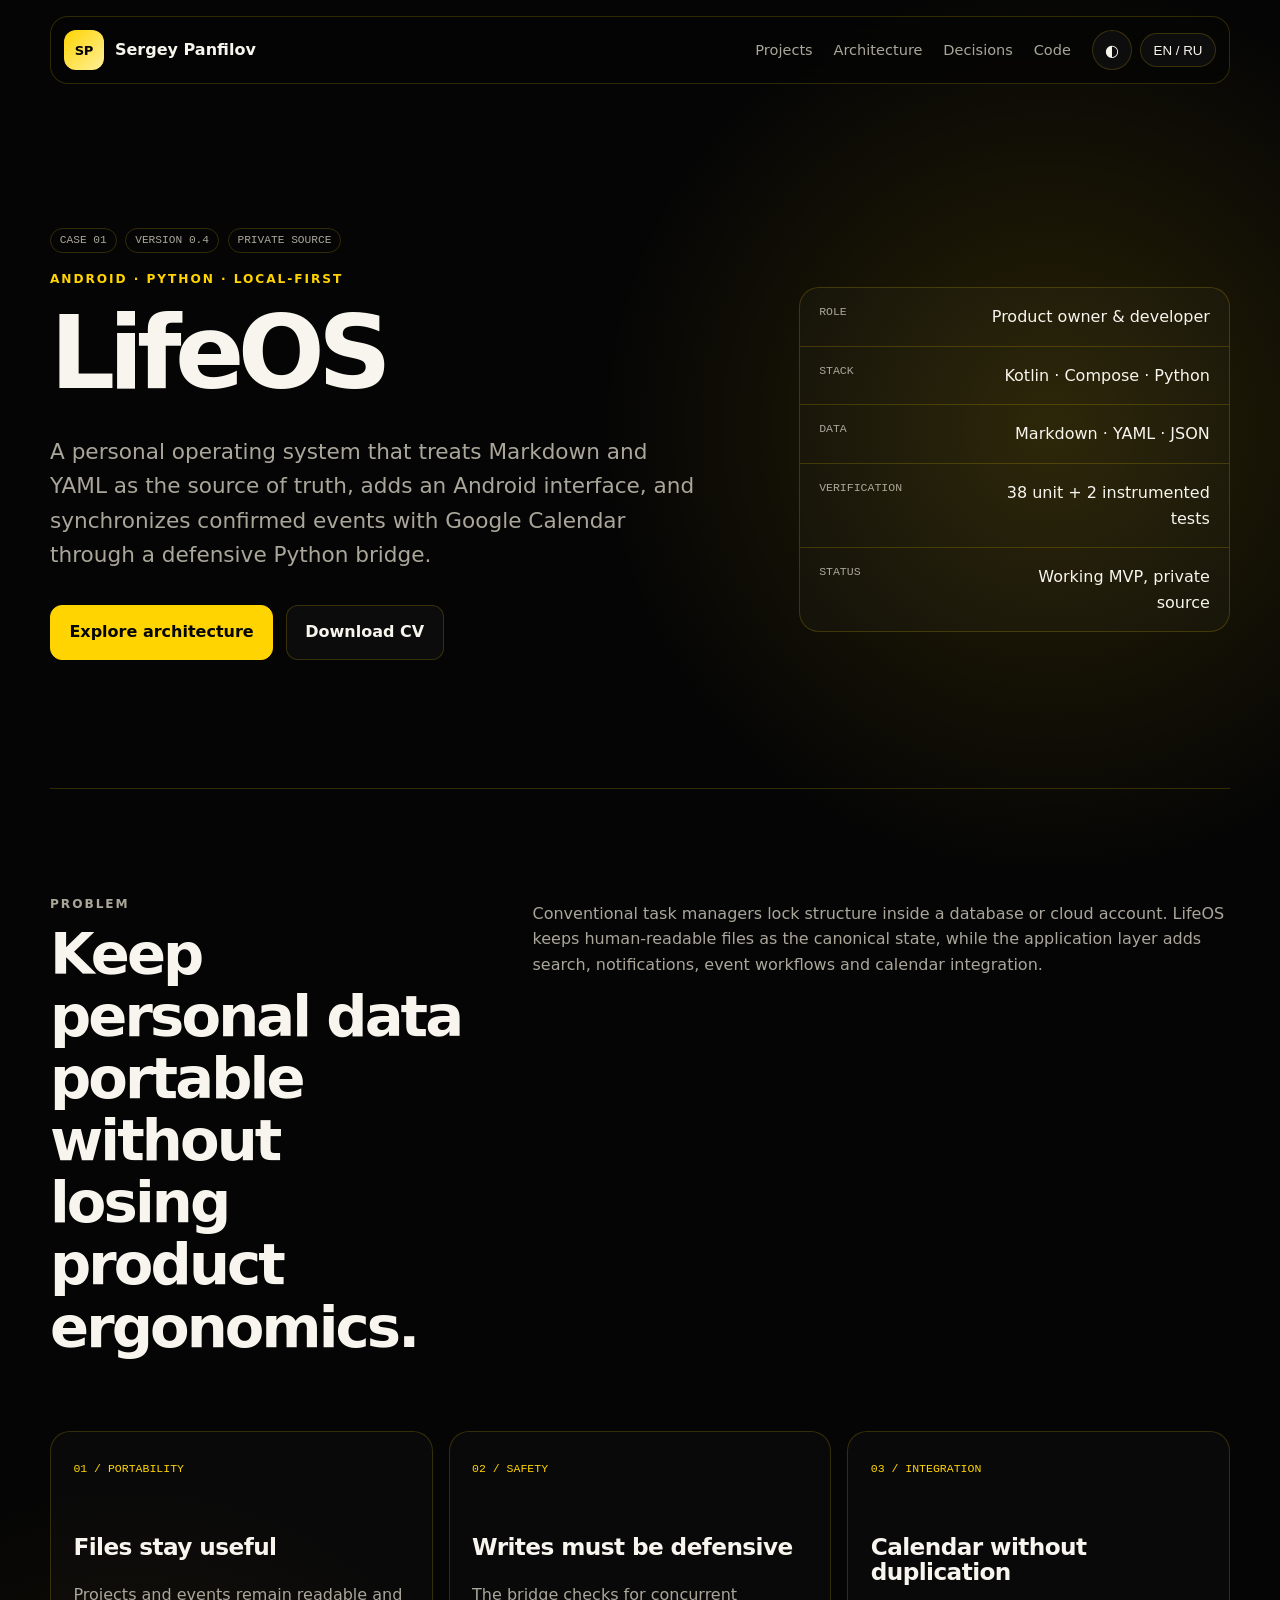
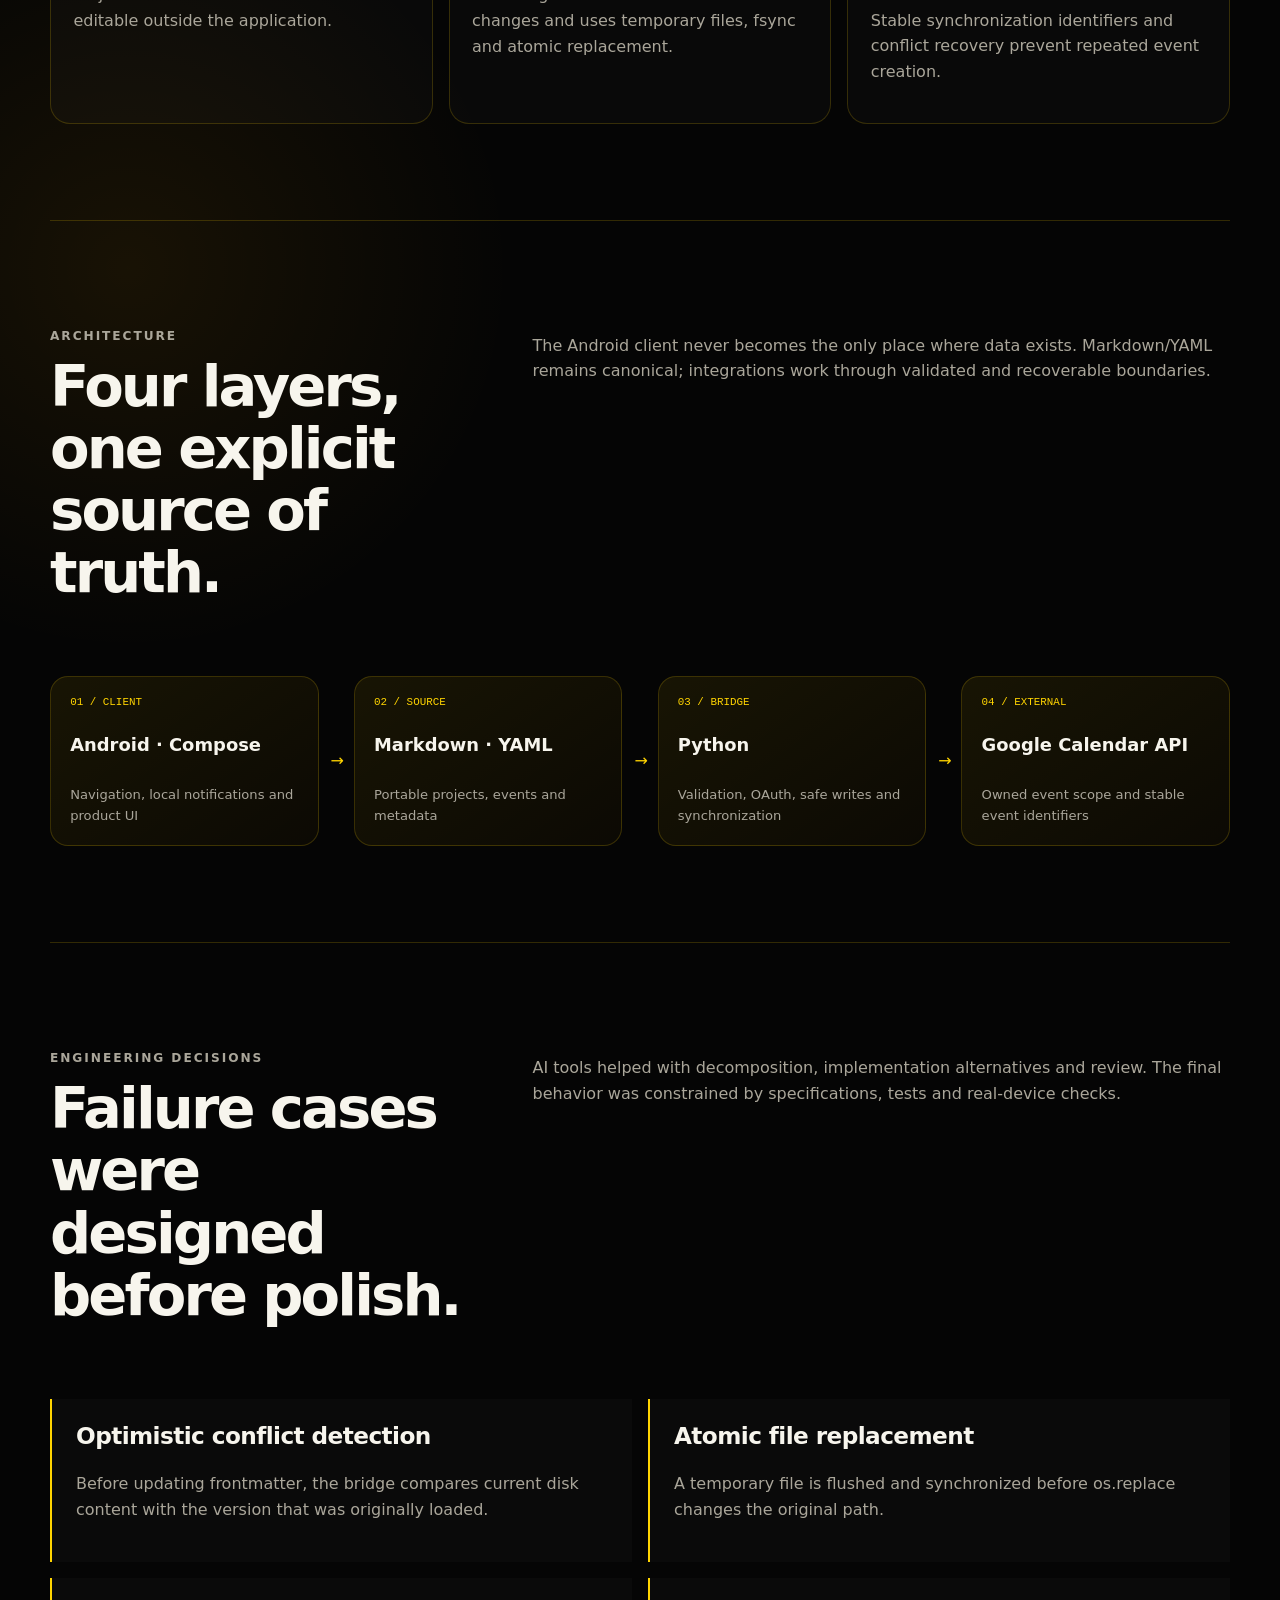
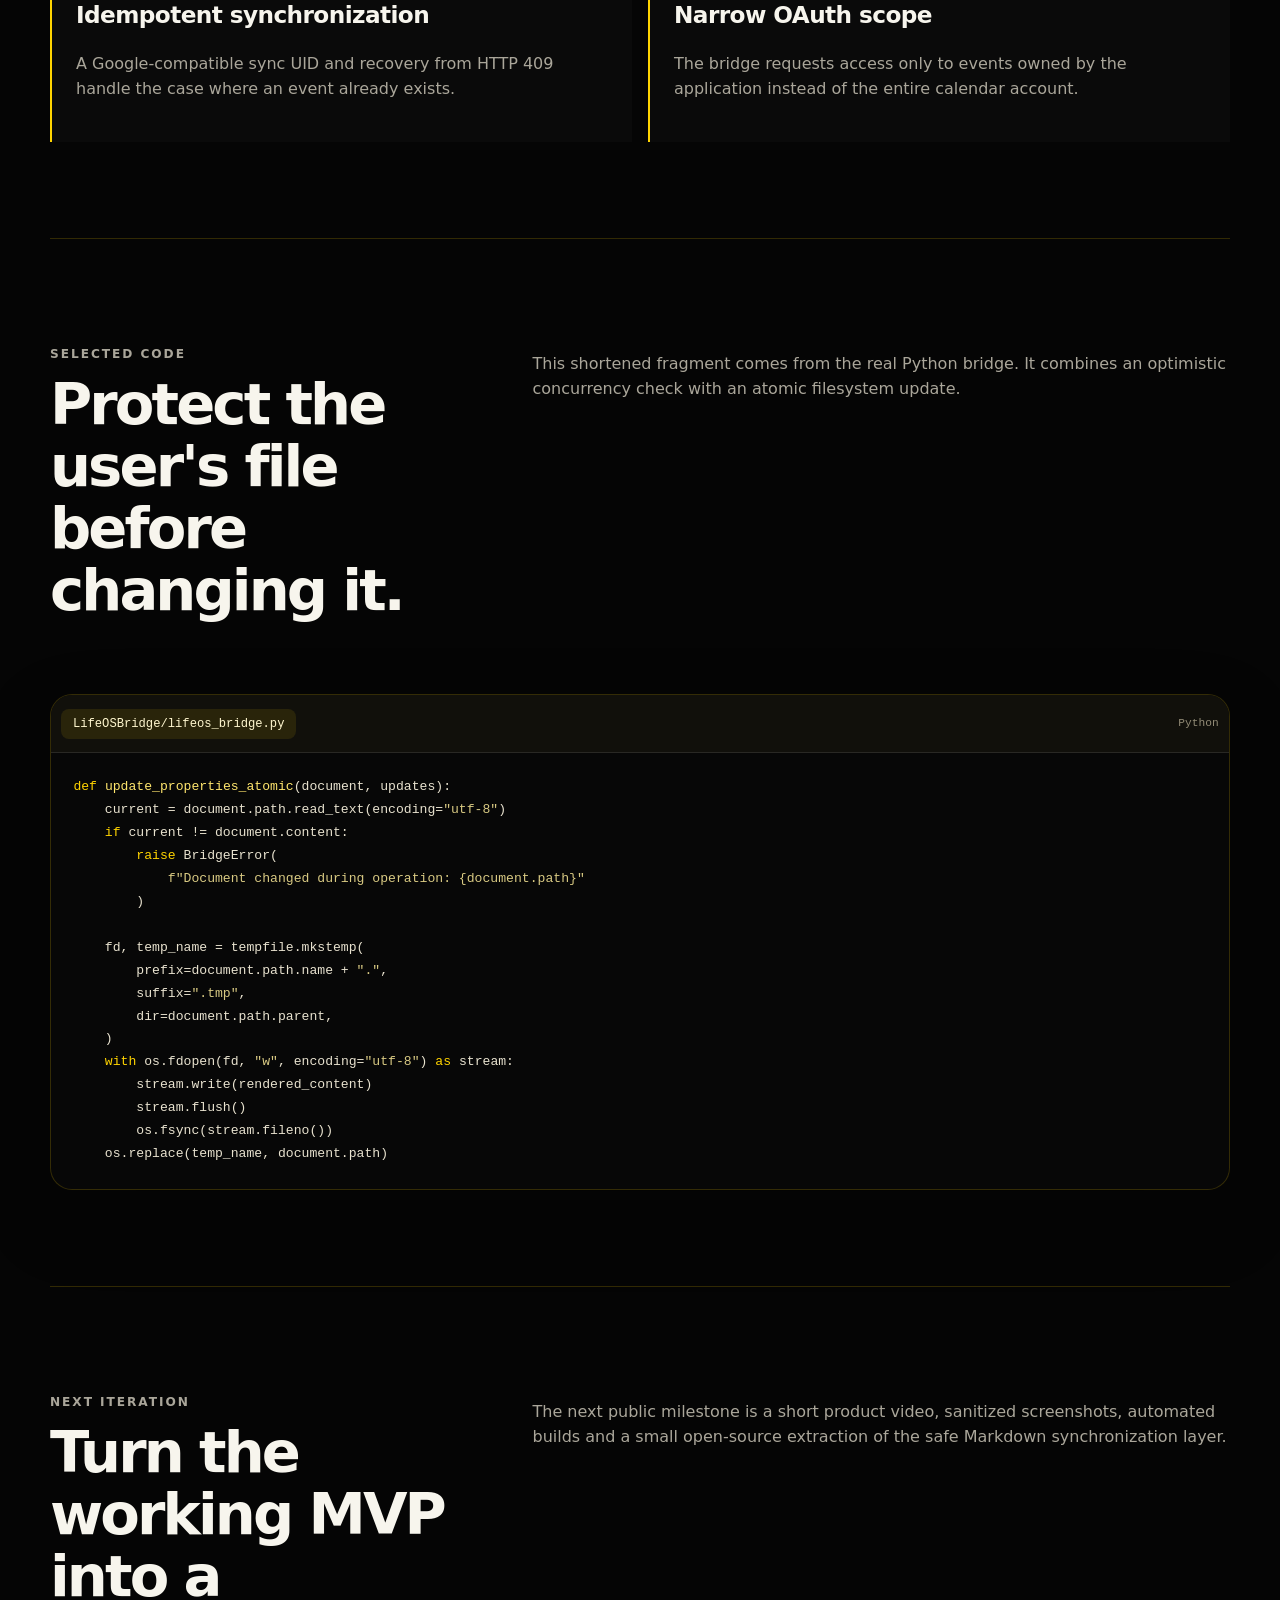
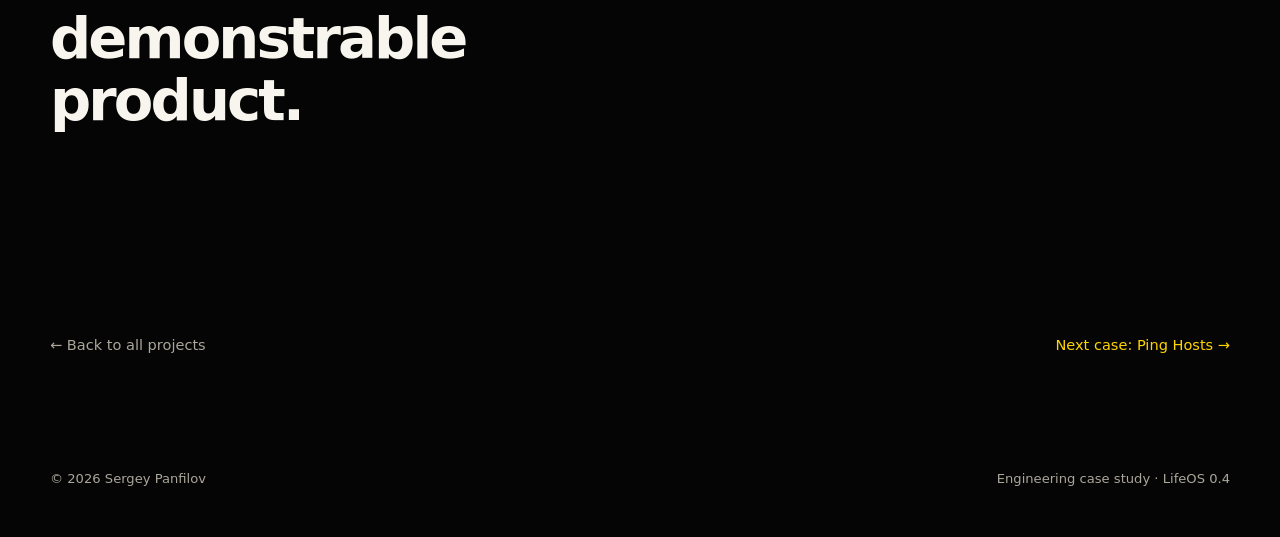
<file: case-lifeos.html>
<!doctype html>
<html lang="en">
  <head>
    <meta charset="UTF-8" />
    <meta name="viewport" content="width=device-width, initial-scale=1.0" />
    <meta name="description" content="LifeOS engineering case study by Sergey Panfilov: Android, Kotlin, Python, Markdown/YAML and Google Calendar." />
    <meta name="theme-color" content="#050505" />
    <meta property="og:title" content="LifeOS 0.4 — Engineering case study" />
    <meta property="og:description" content="A local-first personal operating system with safe file operations and a Google Calendar bridge." />
    <meta property="og:type" content="article" />
    <meta property="og:url" content="https://zenartz98.github.io/portfolio/case-lifeos.html" />
    <meta property="og:image" content="https://zenartz98.github.io/portfolio/assets/og-portfolio-yellow.png" />
    <meta name="twitter:card" content="summary_large_image" />
    <link rel="canonical" href="https://zenartz98.github.io/portfolio/case-lifeos.html" />
    <link rel="icon" href="assets/favicon.svg?v=20260717-3" type="image/svg+xml" />
    <title>LifeOS 0.4 — Sergey Panfilov</title>
    <link rel="stylesheet" href="styles.css?v=20260717-3" />
  </head>
  <body>
    <a class="skip-link" href="#main">Skip to content</a>
    <header class="site-header">
      <a class="brand" href="index.html" aria-label="Sergey Panfilov — home">
        <span class="brand-mark">SP</span><span>Sergey Panfilov</span>
      </a>
      <nav aria-label="Case study navigation">
        <a href="index.html#projects" data-en="Projects" data-ru="Проекты">Projects</a>
        <a href="#architecture" data-en="Architecture" data-ru="Архитектура">Architecture</a>
        <a href="#decisions" data-en="Decisions" data-ru="Решения">Decisions</a>
        <a href="#code" data-en="Code" data-ru="Код">Code</a>
      </nav>
      <div class="header-controls">
        <button class="theme-toggle" type="button" aria-label="Switch color theme" title="Switch color theme"><span aria-hidden="true">◐</span></button>
        <button class="language-toggle" type="button" aria-label="Switch language"><span data-lang-active>EN</span><span aria-hidden="true"> / </span><span data-lang-inactive>RU</span></button>
      </div>
    </header>

    <main class="case-main" id="main">
      <section class="case-hero">
        <div>
          <div class="case-kicker"><span>CASE 01</span><span>VERSION 0.4</span><span>PRIVATE SOURCE</span></div>
          <p class="eyebrow">Android · Python · Local-first</p>
          <h1>LifeOS</h1>
          <p class="case-lead" data-en="A personal operating system that treats Markdown and YAML as the source of truth, adds an Android interface, and synchronizes confirmed events with Google Calendar through a defensive Python bridge." data-ru="Личная операционная система, в которой Markdown и YAML остаются источником истины, Android-приложение даёт удобный интерфейс, а защищённый Python-мост синхронизирует подтверждённые события с Google Calendar.">A personal operating system that treats Markdown and YAML as the source of truth, adds an Android interface, and synchronizes confirmed events with Google Calendar through a defensive Python bridge.</p>
          <div class="hero-actions">
            <a class="button primary" href="#architecture" data-en="Explore architecture" data-ru="Посмотреть архитектуру">Explore architecture</a>
            <a class="button secondary" href="index.html#resumes" data-en="Download CV" data-ru="Скачать резюме">Download CV</a>
          </div>
        </div>
        <aside class="case-fact-panel" aria-label="Project facts">
          <div class="case-fact"><span data-en="Role" data-ru="Роль">Role</span><span data-en="Product owner & developer" data-ru="Автор продукта и разработчик">Product owner & developer</span></div>
          <div class="case-fact"><span data-en="Stack" data-ru="Стек">Stack</span><span>Kotlin · Compose · Python</span></div>
          <div class="case-fact"><span data-en="Data" data-ru="Данные">Data</span><span>Markdown · YAML · JSON</span></div>
          <div class="case-fact"><span data-en="Verification" data-ru="Проверка">Verification</span><span data-en="38 unit + 2 instrumented tests" data-ru="38 unit + 2 инструментальных теста">38 unit + 2 instrumented tests</span></div>
          <div class="case-fact"><span data-en="Status" data-ru="Статус">Status</span><span data-en="Working MVP, private source" data-ru="Работающий MVP, закрытый код">Working MVP, private source</span></div>
        </aside>
      </section>

      <section class="case-section" id="problem">
        <div class="case-section-head">
          <div><p class="eyebrow" data-en="Problem" data-ru="Задача">Problem</p><h2 data-en="Keep personal data portable without losing product ergonomics." data-ru="Сохранить переносимость личных данных без потери удобства продукта.">Keep personal data portable without losing product ergonomics.</h2></div>
          <p data-en="Conventional task managers lock structure inside a database or cloud account. LifeOS keeps human-readable files as the canonical state, while the application layer adds search, notifications, event workflows and calendar integration." data-ru="Обычные планировщики запирают структуру внутри базы данных или облачного аккаунта. LifeOS сохраняет человекочитаемые файлы как каноническое состояние, а прикладной слой добавляет поиск, уведомления, работу с событиями и интеграцию с календарём.">Conventional task managers lock structure inside a database or cloud account. LifeOS keeps human-readable files as the canonical state, while the application layer adds search, notifications, event workflows and calendar integration.</p>
        </div>
        <div class="case-copy-grid">
          <article><span>01 / PORTABILITY</span><h3 data-en="Files stay useful" data-ru="Файлы остаются полезными">Files stay useful</h3><p data-en="Projects and events remain readable and editable outside the application." data-ru="Проекты и события можно читать и редактировать вне приложения.">Projects and events remain readable and editable outside the application.</p></article>
          <article><span>02 / SAFETY</span><h3 data-en="Writes must be defensive" data-ru="Защищённая запись">Writes must be defensive</h3><p data-en="The bridge checks for concurrent changes and uses temporary files, fsync and atomic replacement." data-ru="Мост проверяет параллельные изменения и использует временные файлы, fsync и атомарную замену.">The bridge checks for concurrent changes and uses temporary files, fsync and atomic replacement.</p></article>
          <article><span>03 / INTEGRATION</span><h3 data-en="Calendar without duplication" data-ru="Календарь без дублей">Calendar without duplication</h3><p data-en="Stable synchronization identifiers and conflict recovery prevent repeated event creation." data-ru="Стабильные идентификаторы синхронизации и восстановление после конфликтов предотвращают дубли событий.">Stable synchronization identifiers and conflict recovery prevent repeated event creation.</p></article>
        </div>
      </section>

      <section class="case-section" id="architecture">
        <div class="case-section-head">
          <div><p class="eyebrow" data-en="Architecture" data-ru="Архитектура">Architecture</p><h2 data-en="Four layers, one explicit source of truth." data-ru="Четыре слоя и один явный источник истины.">Four layers, one explicit source of truth.</h2></div>
          <p data-en="The Android client never becomes the only place where data exists. Markdown/YAML remains canonical; integrations work through validated and recoverable boundaries." data-ru="Android-клиент не становится единственным местом хранения данных. Markdown/YAML остаётся каноническим источником, а интеграции работают через валидируемые и восстанавливаемые границы.">The Android client never becomes the only place where data exists. Markdown/YAML remains canonical; integrations work through validated and recoverable boundaries.</p>
        </div>
        <div class="architecture-flow" aria-label="LifeOS architecture">
          <div class="architecture-node"><small>01 / CLIENT</small><strong>Android · Compose</strong><span data-en="Navigation, local notifications and product UI" data-ru="Навигация, локальные уведомления и интерфейс">Navigation, local notifications and product UI</span></div>
          <div class="architecture-node"><small>02 / SOURCE</small><strong>Markdown · YAML</strong><span data-en="Portable projects, events and metadata" data-ru="Переносимые проекты, события и метаданные">Portable projects, events and metadata</span></div>
          <div class="architecture-node"><small>03 / BRIDGE</small><strong>Python</strong><span data-en="Validation, OAuth, safe writes and synchronization" data-ru="Валидация, OAuth, безопасная запись и синхронизация">Validation, OAuth, safe writes and synchronization</span></div>
          <div class="architecture-node"><small>04 / EXTERNAL</small><strong>Google Calendar API</strong><span data-en="Owned event scope and stable event identifiers" data-ru="Ограниченная область событий и стабильные идентификаторы">Owned event scope and stable event identifiers</span></div>
        </div>
      </section>

      <section class="case-section" id="decisions">
        <div class="case-section-head">
          <div><p class="eyebrow" data-en="Engineering decisions" data-ru="Инженерные решения">Engineering decisions</p><h2 data-en="Failure cases were designed before polish." data-ru="Сначала отказоустойчивость, затем полировка.">Failure cases were designed before polish.</h2></div>
          <p data-en="AI tools helped with decomposition, implementation alternatives and review. The final behavior was constrained by specifications, tests and real-device checks." data-ru="AI-инструменты помогали с декомпозицией, вариантами реализации и ревью. Итоговое поведение ограничивалось спецификациями, тестами и проверками на реальном устройстве.">AI tools helped with decomposition, implementation alternatives and review. The final behavior was constrained by specifications, tests and real-device checks.</p>
        </div>
        <div class="decision-list">
          <article><h3 data-en="Optimistic conflict detection" data-ru="Оптимистичная проверка конфликтов">Optimistic conflict detection</h3><p data-en="Before updating frontmatter, the bridge compares current disk content with the version that was originally loaded." data-ru="Перед изменением frontmatter мост сравнивает содержимое на диске с ранее загруженной версией.">Before updating frontmatter, the bridge compares current disk content with the version that was originally loaded.</p></article>
          <article><h3 data-en="Atomic file replacement" data-ru="Атомарная замена файла">Atomic file replacement</h3><p data-en="A temporary file is flushed and synchronized before os.replace changes the original path." data-ru="Временный файл сбрасывается и синхронизируется до того, как os.replace заменит исходный путь.">A temporary file is flushed and synchronized before os.replace changes the original path.</p></article>
          <article><h3 data-en="Idempotent synchronization" data-ru="Идемпотентная синхронизация">Idempotent synchronization</h3><p data-en="A Google-compatible sync UID and recovery from HTTP 409 handle the case where an event already exists." data-ru="Google-совместимый sync UID и восстановление после HTTP 409 обрабатывают уже созданное событие.">A Google-compatible sync UID and recovery from HTTP 409 handle the case where an event already exists.</p></article>
          <article><h3 data-en="Narrow OAuth scope" data-ru="Узкая область OAuth">Narrow OAuth scope</h3><p data-en="The bridge requests access only to events owned by the application instead of the entire calendar account." data-ru="Мост запрашивает доступ только к событиям приложения, а не ко всему календарному аккаунту.">The bridge requests access only to events owned by the application instead of the entire calendar account.</p></article>
        </div>
      </section>

      <section class="case-section" id="code">
        <div class="case-section-head">
          <div><p class="eyebrow" data-en="Selected code" data-ru="Фрагмент кода">Selected code</p><h2 data-en="Protect the user's file before changing it." data-ru="Сначала защитить пользовательский файл.">Protect the user's file before changing it.</h2></div>
          <p data-en="This shortened fragment comes from the real Python bridge. It combines an optimistic concurrency check with an atomic filesystem update." data-ru="Сокращённый фрагмент взят из реального Python-моста. Он объединяет оптимистичную проверку конкурентных изменений и атомарное обновление файловой системы.">This shortened fragment comes from the real Python bridge. It combines an optimistic concurrency check with an atomic filesystem update.</p>
        </div>
        <div class="code-window case-code">
          <div class="code-toolbar"><span class="code-tab is-active">LifeOSBridge/lifeos_bridge.py</span><span class="code-source">Python</span></div>
          <div class="code-panel">
            <pre><code><span class="syntax-key">def</span> <span class="syntax-fn">update_properties_atomic</span>(document, updates):
    current = document.path.read_text(encoding=<span class="syntax-str">"utf-8"</span>)
    <span class="syntax-key">if</span> current != document.content:
        <span class="syntax-key">raise</span> BridgeError(
            <span class="syntax-str">f"Document changed during operation: {document.path}"</span>
        )

    fd, temp_name = tempfile.mkstemp(
        prefix=document.path.name + <span class="syntax-str">"."</span>,
        suffix=<span class="syntax-str">".tmp"</span>,
        dir=document.path.parent,
    )
    <span class="syntax-key">with</span> os.fdopen(fd, <span class="syntax-str">"w"</span>, encoding=<span class="syntax-str">"utf-8"</span>) <span class="syntax-key">as</span> stream:
        stream.write(rendered_content)
        stream.flush()
        os.fsync(stream.fileno())
    os.replace(temp_name, document.path)</code></pre>
          </div>
        </div>
      </section>

      <section class="case-section">
        <div class="case-section-head">
          <div><p class="eyebrow" data-en="Next iteration" data-ru="Следующая итерация">Next iteration</p><h2 data-en="Turn the working MVP into a demonstrable product." data-ru="Превратить работающий MVP в демонстрируемый продукт.">Turn the working MVP into a demonstrable product.</h2></div>
          <p data-en="The next public milestone is a short product video, sanitized screenshots, automated builds and a small open-source extraction of the safe Markdown synchronization layer." data-ru="Следующая публичная веха — короткое видео продукта, обезличенные скриншоты, автоматические сборки и небольшой open-source модуль безопасной синхронизации Markdown.">The next public milestone is a short product video, sanitized screenshots, automated builds and a small open-source extraction of the safe Markdown synchronization layer.</p>
        </div>
      </section>

      <nav class="case-nav" aria-label="Case study navigation">
        <a class="case-back" href="index.html#projects" data-en="← Back to all projects" data-ru="← Ко всем проектам">← Back to all projects</a>
        <a class="text-link" href="case-ping-hosts.html" data-en="Next case: Ping Hosts →" data-ru="Следующий кейс: Ping Hosts →">Next case: Ping Hosts →</a>
      </nav>
    </main>

    <footer><span>© <span data-year></span> Sergey Panfilov</span><span data-en="Engineering case study · LifeOS 0.4" data-ru="Инженерный кейс · LifeOS 0.4">Engineering case study · LifeOS 0.4</span></footer>
    <script src="script.js?v=20260717-3"></script>
  </body>
</html>
</file>
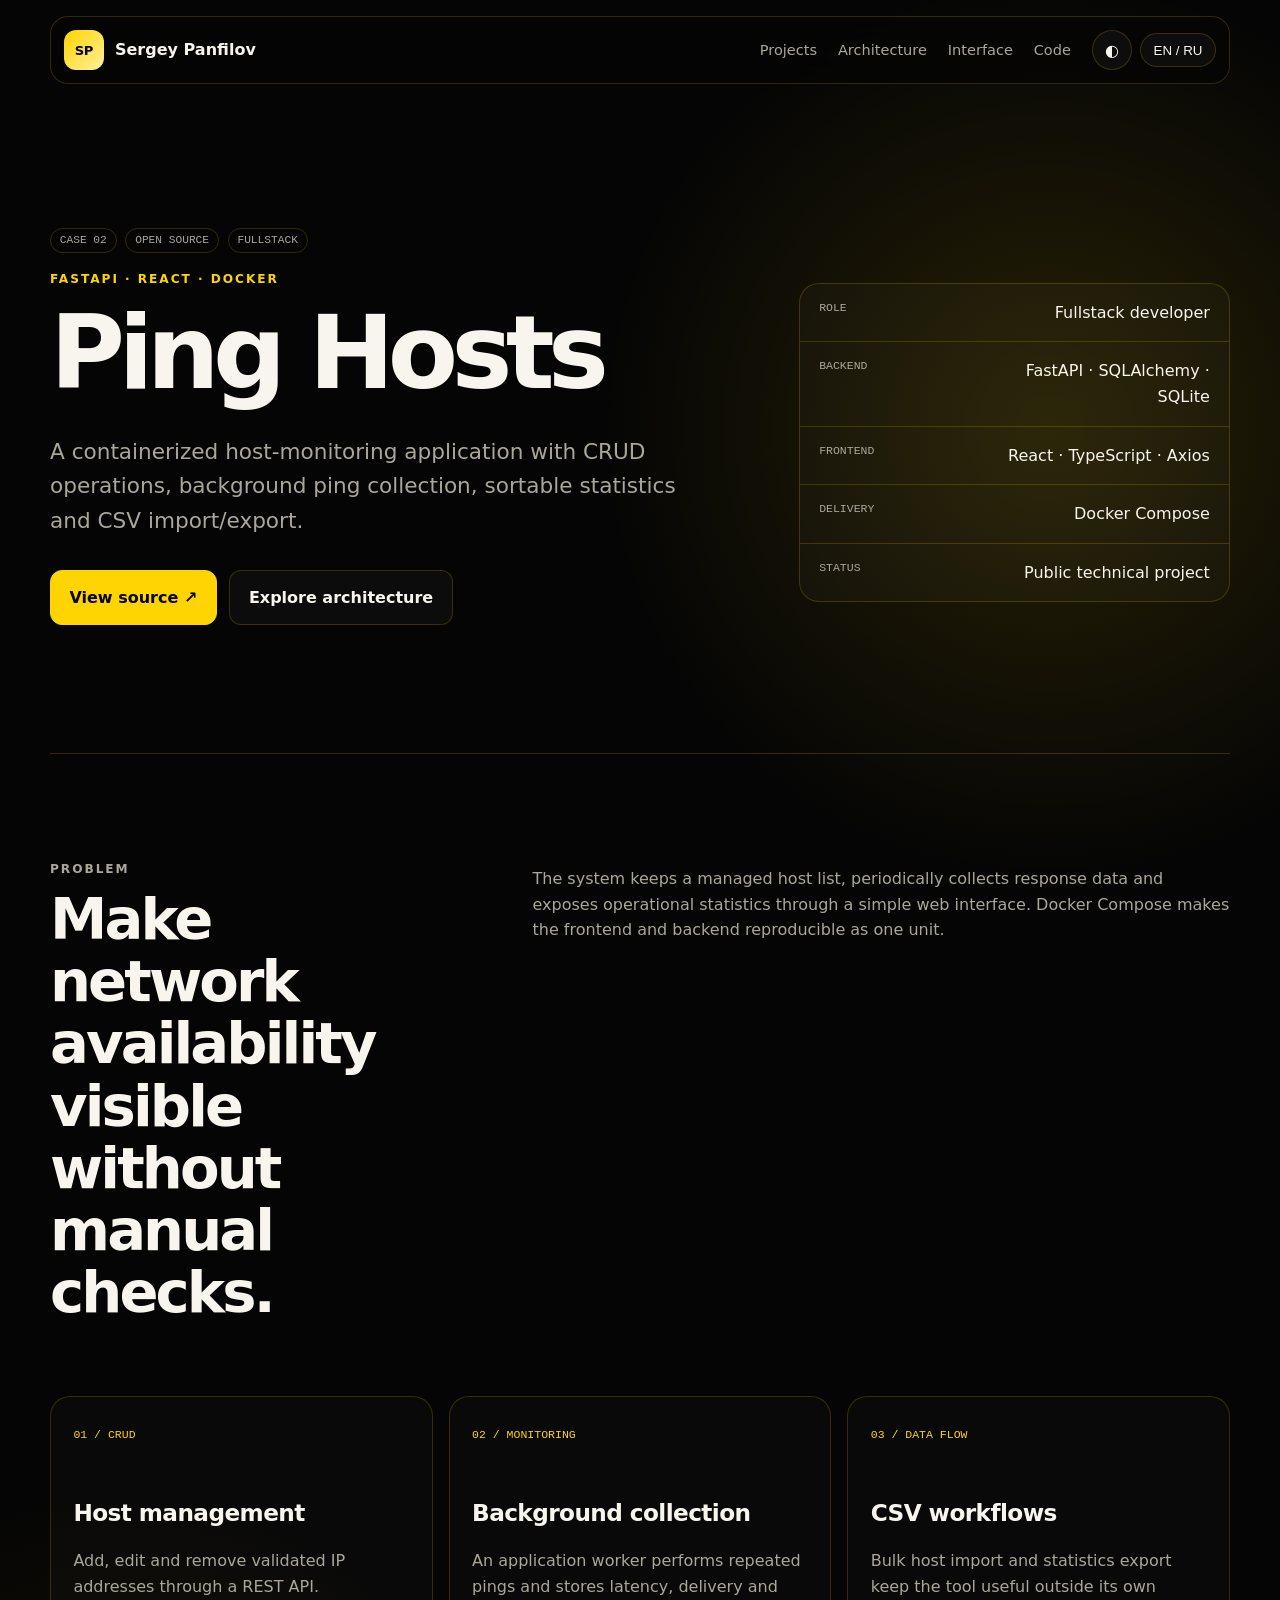
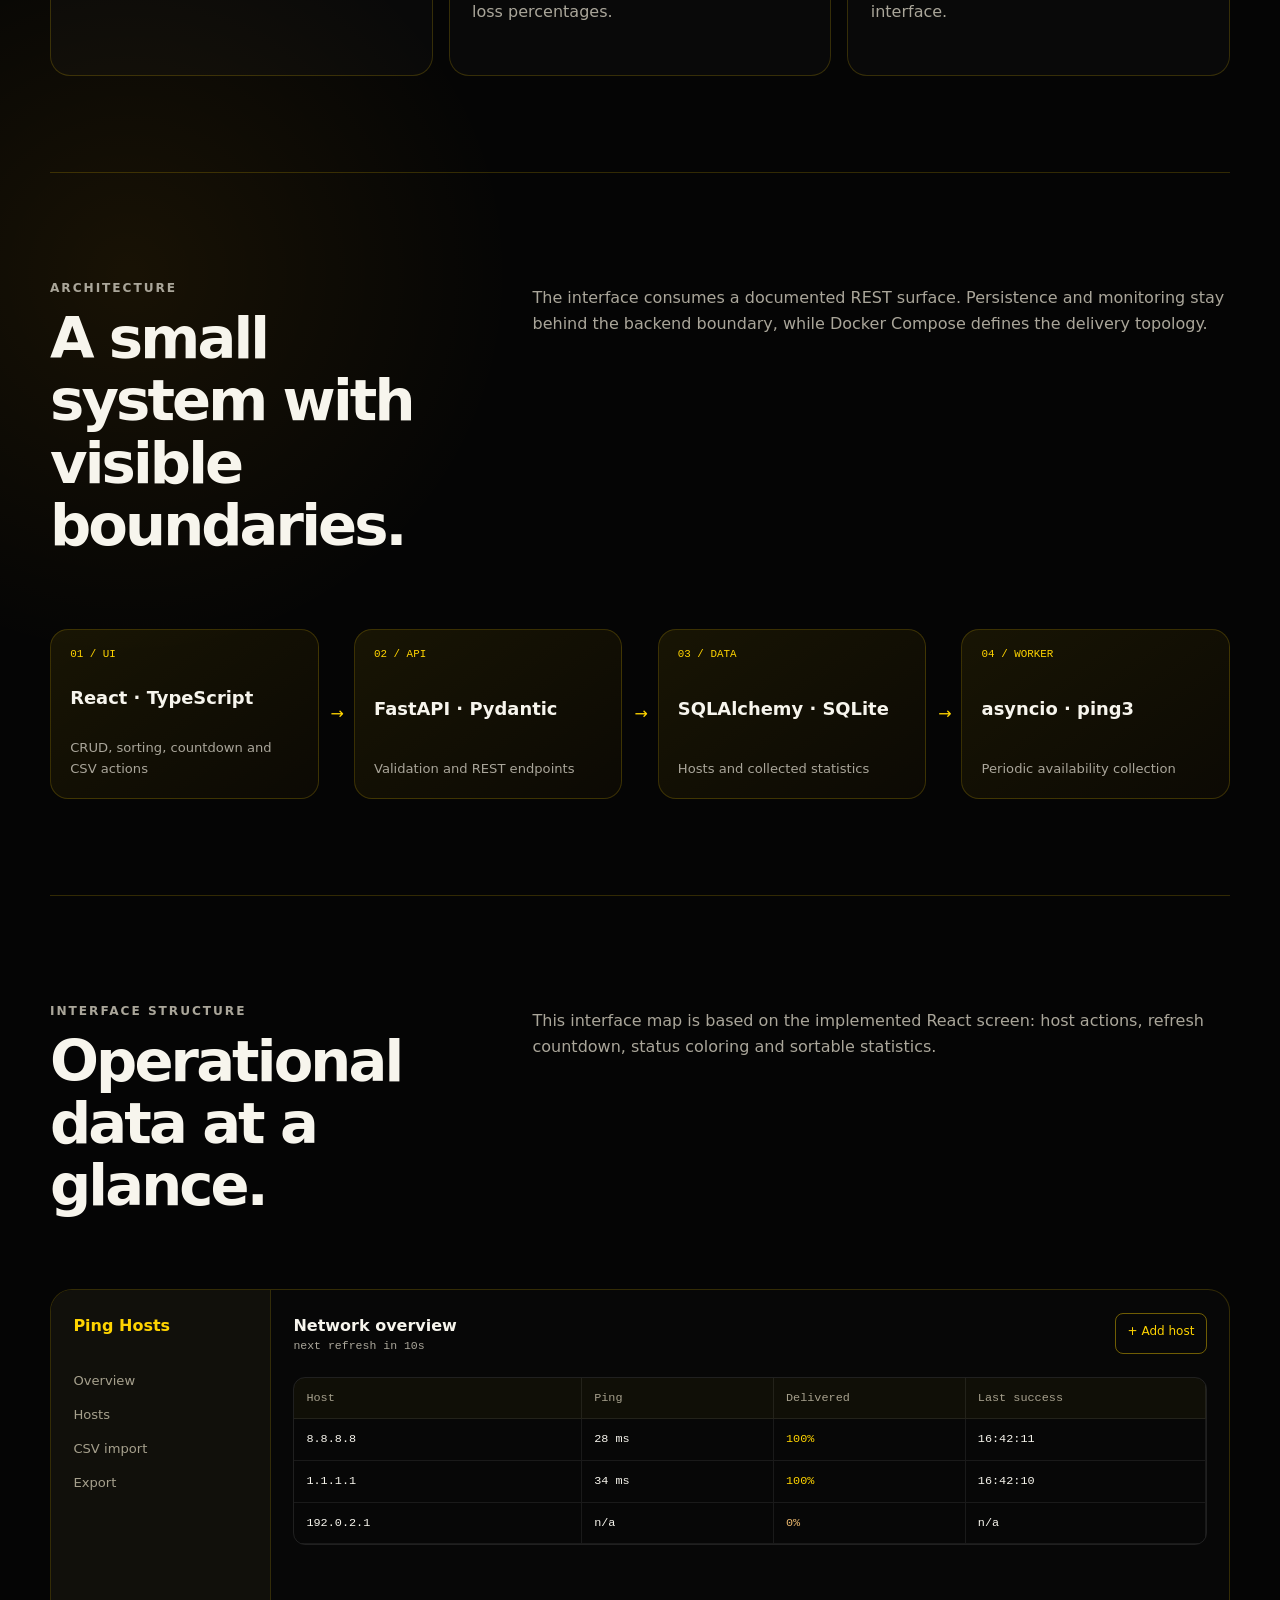
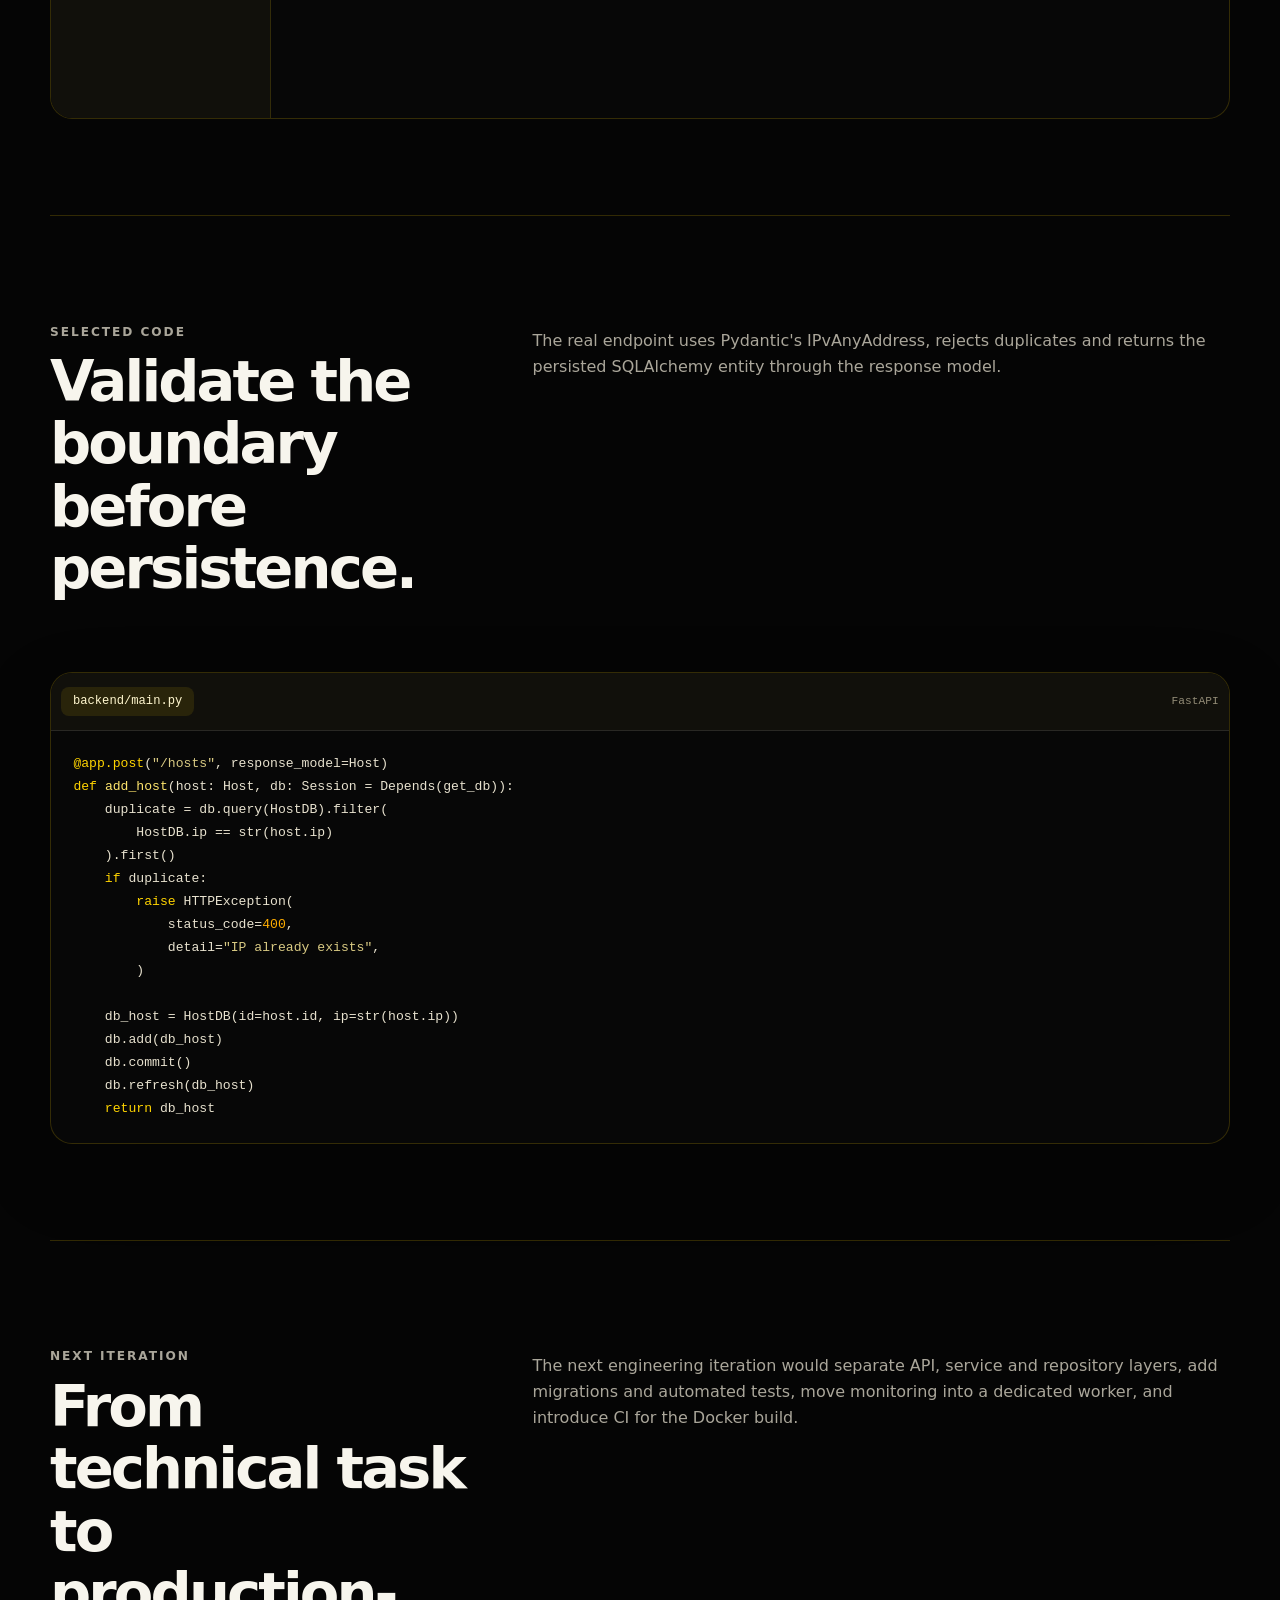
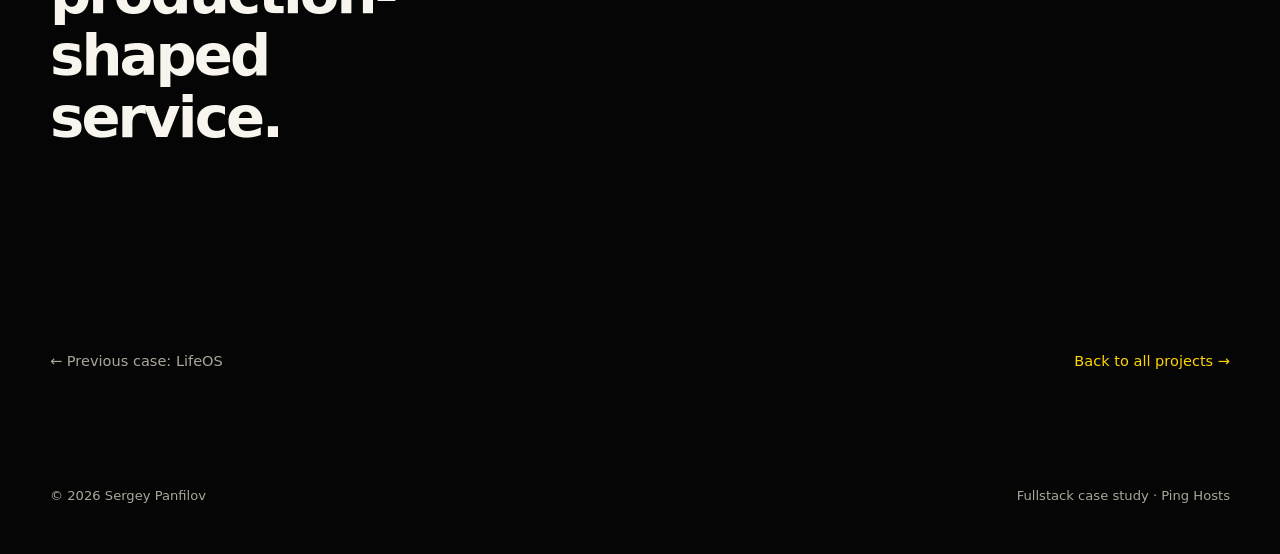
<file: case-ping-hosts.html>
<!doctype html>
<html lang="en">
  <head>
    <meta charset="UTF-8" />
    <meta name="viewport" content="width=device-width, initial-scale=1.0" />
    <meta name="description" content="Ping Hosts fullstack case study by Sergey Panfilov: FastAPI, SQLAlchemy, React, TypeScript and Docker." />
    <meta name="theme-color" content="#050505" />
    <meta property="og:title" content="Ping Hosts — Fullstack case study" />
    <meta property="og:description" content="Containerized host monitoring with a FastAPI backend, React frontend and CSV workflows." />
    <meta property="og:type" content="article" />
    <meta property="og:url" content="https://zenartz98.github.io/portfolio/case-ping-hosts.html" />
    <meta property="og:image" content="https://zenartz98.github.io/portfolio/assets/og-portfolio-yellow.png" />
    <meta name="twitter:card" content="summary_large_image" />
    <link rel="canonical" href="https://zenartz98.github.io/portfolio/case-ping-hosts.html" />
    <link rel="icon" href="assets/favicon.svg?v=20260717-3" type="image/svg+xml" />
    <title>Ping Hosts — Sergey Panfilov</title>
    <link rel="stylesheet" href="styles.css?v=20260717-3" />
  </head>
  <body>
    <a class="skip-link" href="#main">Skip to content</a>
    <header class="site-header">
      <a class="brand" href="index.html" aria-label="Sergey Panfilov — home"><span class="brand-mark">SP</span><span>Sergey Panfilov</span></a>
      <nav aria-label="Case study navigation">
        <a href="index.html#projects" data-en="Projects" data-ru="Проекты">Projects</a>
        <a href="#architecture" data-en="Architecture" data-ru="Архитектура">Architecture</a>
        <a href="#interface" data-en="Interface" data-ru="Интерфейс">Interface</a>
        <a href="#code" data-en="Code" data-ru="Код">Code</a>
      </nav>
      <div class="header-controls">
        <button class="theme-toggle" type="button" aria-label="Switch color theme" title="Switch color theme"><span aria-hidden="true">◐</span></button>
        <button class="language-toggle" type="button" aria-label="Switch language"><span data-lang-active>EN</span><span aria-hidden="true"> / </span><span data-lang-inactive>RU</span></button>
      </div>
    </header>

    <main class="case-main" id="main">
      <section class="case-hero">
        <div>
          <div class="case-kicker"><span>CASE 02</span><span>OPEN SOURCE</span><span>FULLSTACK</span></div>
          <p class="eyebrow">FastAPI · React · Docker</p>
          <h1>Ping Hosts</h1>
          <p class="case-lead" data-en="A containerized host-monitoring application with CRUD operations, background ping collection, sortable statistics and CSV import/export." data-ru="Контейнеризированное приложение для мониторинга хостов с CRUD, фоновым сбором ping-статистики, сортировкой и импортом/экспортом CSV.">A containerized host-monitoring application with CRUD operations, background ping collection, sortable statistics and CSV import/export.</p>
          <div class="hero-actions">
            <a class="button primary" href="https://github.com/ZenArtZ98/ping_hosts" target="_blank" rel="noreferrer" data-en="View source ↗" data-ru="Открыть код ↗">View source ↗</a>
            <a class="button secondary" href="#architecture" data-en="Explore architecture" data-ru="Посмотреть архитектуру">Explore architecture</a>
          </div>
        </div>
        <aside class="case-fact-panel" aria-label="Project facts">
          <div class="case-fact"><span data-en="Role" data-ru="Роль">Role</span><span data-en="Fullstack developer" data-ru="Fullstack-разработчик">Fullstack developer</span></div>
          <div class="case-fact"><span data-en="Backend" data-ru="Backend">Backend</span><span>FastAPI · SQLAlchemy · SQLite</span></div>
          <div class="case-fact"><span data-en="Frontend" data-ru="Frontend">Frontend</span><span>React · TypeScript · Axios</span></div>
          <div class="case-fact"><span data-en="Delivery" data-ru="Запуск">Delivery</span><span>Docker Compose</span></div>
          <div class="case-fact"><span data-en="Status" data-ru="Статус">Status</span><span data-en="Public technical project" data-ru="Публичный технический проект">Public technical project</span></div>
        </aside>
      </section>

      <section class="case-section" id="problem">
        <div class="case-section-head">
          <div><p class="eyebrow" data-en="Problem" data-ru="Задача">Problem</p><h2 data-en="Make network availability visible without manual checks." data-ru="Сделать доступность сети видимой без ручных проверок.">Make network availability visible without manual checks.</h2></div>
          <p data-en="The system keeps a managed host list, periodically collects response data and exposes operational statistics through a simple web interface. Docker Compose makes the frontend and backend reproducible as one unit." data-ru="Система хранит управляемый список хостов, периодически собирает данные отклика и показывает рабочую статистику через простой веб-интерфейс. Docker Compose воспроизводимо запускает frontend и backend как единое целое.">The system keeps a managed host list, periodically collects response data and exposes operational statistics through a simple web interface. Docker Compose makes the frontend and backend reproducible as one unit.</p>
        </div>
        <div class="case-copy-grid">
          <article><span>01 / CRUD</span><h3 data-en="Host management" data-ru="Управление хостами">Host management</h3><p data-en="Add, edit and remove validated IP addresses through a REST API." data-ru="Добавление, редактирование и удаление валидируемых IP-адресов через REST API.">Add, edit and remove validated IP addresses through a REST API.</p></article>
          <article><span>02 / MONITORING</span><h3 data-en="Background collection" data-ru="Фоновый сбор">Background collection</h3><p data-en="An application worker performs repeated pings and stores latency, delivery and loss percentages." data-ru="Фоновый worker выполняет повторные ping-запросы и сохраняет задержку, процент доставки и потерь.">An application worker performs repeated pings and stores latency, delivery and loss percentages.</p></article>
          <article><span>03 / DATA FLOW</span><h3 data-en="CSV workflows" data-ru="Работа с CSV">CSV workflows</h3><p data-en="Bulk host import and statistics export keep the tool useful outside its own interface." data-ru="Массовый импорт хостов и экспорт статистики позволяют использовать данные вне интерфейса.">Bulk host import and statistics export keep the tool useful outside its own interface.</p></article>
        </div>
      </section>

      <section class="case-section" id="architecture">
        <div class="case-section-head">
          <div><p class="eyebrow" data-en="Architecture" data-ru="Архитектура">Architecture</p><h2 data-en="A small system with visible boundaries." data-ru="Небольшая система с понятными границами.">A small system with visible boundaries.</h2></div>
          <p data-en="The interface consumes a documented REST surface. Persistence and monitoring stay behind the backend boundary, while Docker Compose defines the delivery topology." data-ru="Интерфейс работает с документированной REST-поверхностью. Хранение данных и мониторинг остаются за границей backend, а Docker Compose описывает топологию запуска.">The interface consumes a documented REST surface. Persistence and monitoring stay behind the backend boundary, while Docker Compose defines the delivery topology.</p>
        </div>
        <div class="architecture-flow" aria-label="Ping Hosts architecture">
          <div class="architecture-node"><small>01 / UI</small><strong>React · TypeScript</strong><span data-en="CRUD, sorting, countdown and CSV actions" data-ru="CRUD, сортировка, таймер и операции с CSV">CRUD, sorting, countdown and CSV actions</span></div>
          <div class="architecture-node"><small>02 / API</small><strong>FastAPI · Pydantic</strong><span data-en="Validation and REST endpoints" data-ru="Валидация и REST endpoints">Validation and REST endpoints</span></div>
          <div class="architecture-node"><small>03 / DATA</small><strong>SQLAlchemy · SQLite</strong><span data-en="Hosts and collected statistics" data-ru="Хосты и собранная статистика">Hosts and collected statistics</span></div>
          <div class="architecture-node"><small>04 / WORKER</small><strong>asyncio · ping3</strong><span data-en="Periodic availability collection" data-ru="Периодический сбор доступности">Periodic availability collection</span></div>
        </div>
      </section>

      <section class="case-section" id="interface">
        <div class="case-section-head">
          <div><p class="eyebrow" data-en="Interface structure" data-ru="Структура интерфейса">Interface structure</p><h2 data-en="Operational data at a glance." data-ru="Рабочие данные в одном экране.">Operational data at a glance.</h2></div>
          <p data-en="This interface map is based on the implemented React screen: host actions, refresh countdown, status coloring and sortable statistics." data-ru="Эта схема интерфейса основана на реализованном React-экране: действия с хостами, таймер обновления, цветовые статусы и сортируемая статистика.">This interface map is based on the implemented React screen: host actions, refresh countdown, status coloring and sortable statistics.</p>
        </div>
        <div class="interface-map" aria-label="Ping Hosts interface map">
          <aside class="interface-sidebar"><strong>Ping Hosts</strong><span>Overview</span><span>Hosts</span><span>CSV import</span><span>Export</span></aside>
          <div class="interface-content">
            <div class="interface-topbar"><div><strong data-en="Network overview" data-ru="Обзор сети">Network overview</strong><div class="project-proof" data-en="next refresh in 10s" data-ru="обновление через 10с">next refresh in 10s</div></div><span class="interface-button" data-en="+ Add host" data-ru="+ Добавить хост">+ Add host</span></div>
            <div class="host-table">
              <div class="host-row header"><span>Host</span><span>Ping</span><span>Delivered</span><span>Last success</span></div>
              <div class="host-row"><span>8.8.8.8</span><span>28 ms</span><span class="ok">100%</span><span>16:42:11</span></div>
              <div class="host-row"><span>1.1.1.1</span><span>34 ms</span><span class="ok">100%</span><span>16:42:10</span></div>
              <div class="host-row"><span>192.0.2.1</span><span>n/a</span><span class="warn">0%</span><span>n/a</span></div>
            </div>
          </div>
        </div>
      </section>

      <section class="case-section" id="code">
        <div class="case-section-head">
          <div><p class="eyebrow" data-en="Selected code" data-ru="Фрагмент кода">Selected code</p><h2 data-en="Validate the boundary before persistence." data-ru="Проверить границу до сохранения.">Validate the boundary before persistence.</h2></div>
          <p data-en="The real endpoint uses Pydantic's IPvAnyAddress, rejects duplicates and returns the persisted SQLAlchemy entity through the response model." data-ru="Реальный endpoint использует IPvAnyAddress из Pydantic, отклоняет дубли и возвращает сохранённую SQLAlchemy-сущность через response model.">The real endpoint uses Pydantic's IPvAnyAddress, rejects duplicates and returns the persisted SQLAlchemy entity through the response model.</p>
        </div>
        <div class="code-window case-code">
          <div class="code-toolbar"><span class="code-tab is-active">backend/main.py</span><span class="code-source">FastAPI</span></div>
          <div class="code-panel"><pre><code><span class="syntax-dec">@app.post</span>(<span class="syntax-str">"/hosts"</span>, response_model=Host)
<span class="syntax-key">def</span> <span class="syntax-fn">add_host</span>(host: Host, db: Session = Depends(get_db)):
    duplicate = db.query(HostDB).filter(
        HostDB.ip == str(host.ip)
    ).first()
    <span class="syntax-key">if</span> duplicate:
        <span class="syntax-key">raise</span> HTTPException(
            status_code=<span class="syntax-num">400</span>,
            detail=<span class="syntax-str">"IP already exists"</span>,
        )

    db_host = HostDB(id=host.id, ip=str(host.ip))
    db.add(db_host)
    db.commit()
    db.refresh(db_host)
    <span class="syntax-key">return</span> db_host</code></pre></div>
        </div>
      </section>

      <section class="case-section">
        <div class="case-section-head">
          <div><p class="eyebrow" data-en="Next iteration" data-ru="Следующая итерация">Next iteration</p><h2 data-en="From technical task to production-shaped service." data-ru="От технического задания к сервису production-уровня.">From technical task to production-shaped service.</h2></div>
          <p data-en="The next engineering iteration would separate API, service and repository layers, add migrations and automated tests, move monitoring into a dedicated worker, and introduce CI for the Docker build." data-ru="В следующей инженерной итерации я бы разделил API, service и repository-слои, добавил миграции и автоматические тесты, вынес мониторинг в отдельный worker и настроил CI для Docker-сборки.">The next engineering iteration would separate API, service and repository layers, add migrations and automated tests, move monitoring into a dedicated worker, and introduce CI for the Docker build.</p>
        </div>
      </section>

      <nav class="case-nav" aria-label="Case study navigation">
        <a class="case-back" href="case-lifeos.html" data-en="← Previous case: LifeOS" data-ru="← Предыдущий кейс: LifeOS">← Previous case: LifeOS</a>
        <a class="text-link" href="index.html#projects" data-en="Back to all projects →" data-ru="Ко всем проектам →">Back to all projects →</a>
      </nav>
    </main>

    <footer><span>© <span data-year></span> Sergey Panfilov</span><span data-en="Fullstack case study · Ping Hosts" data-ru="Fullstack-кейс · Ping Hosts">Fullstack case study · Ping Hosts</span></footer>
    <script src="script.js?v=20260717-3"></script>
  </body>
</html>
</file>
<file: styles.css>
:root {
  color-scheme: dark;
  --background: #050505;
  --surface: #0d0d0d;
  --surface-soft: #171717;
  --text: #f7f5ed;
  --muted: #aaa69a;
  --line: rgba(255, 212, 0, 0.18);
  --accent: #ffd400;
  --accent-two: #ffad00;
  --max-width: 1180px;
  font-family: Inter, ui-sans-serif, system-ui, -apple-system, BlinkMacSystemFont, "Segoe UI", sans-serif;
  font-synthesis: none;
  text-rendering: optimizeLegibility;
}

:root[data-theme="light"] {
  color-scheme: light;
  --background: #f5f1df;
  --surface: #fffdf5;
  --surface-soft: #ece5c9;
  --text: #15130b;
  --muted: #625e50;
  --line: rgba(21, 19, 11, 0.18);
  --accent: #8a5a00;
  --accent-two: #b67800;
}
:root[data-theme="light"] .site-header { background: rgba(255, 253, 245, .9); }
:root[data-theme="light"] .terminal { background: rgba(8, 8, 8, .97); }

* { box-sizing: border-box; }
html { scroll-behavior: smooth; }
body {
  margin: 0;
  background:
    radial-gradient(circle at 82% 8%, rgba(255, 212, 0, 0.14), transparent 28rem),
    radial-gradient(circle at 10% 35%, rgba(255, 173, 0, 0.08), transparent 24rem),
    var(--background);
  color: var(--text);
  line-height: 1.6;
}

body::before {
  content: "";
  position: fixed;
  inset: 0;
  pointer-events: none;
  opacity: 0.16;
  background-image:
    linear-gradient(rgba(255,255,255,.04) 1px, transparent 1px),
    linear-gradient(90deg, rgba(255,255,255,.04) 1px, transparent 1px);
  background-size: 48px 48px;
  mask-image: linear-gradient(to bottom, black, transparent 80%);
}

a { color: inherit; }
img { max-width: 100%; display: block; }

.skip-link {
  position: fixed;
  top: 0.5rem;
  left: 0.5rem;
  z-index: 100;
  transform: translateY(-150%);
  background: var(--text);
  color: var(--background);
  padding: 0.7rem 1rem;
  border-radius: 999px;
}
.skip-link:focus { transform: translateY(0); }

.site-header {
  width: min(calc(100% - 2rem), var(--max-width));
  margin: 1rem auto 0;
  min-height: 68px;
  padding: 0.7rem 0.8rem;
  position: sticky;
  top: 1rem;
  z-index: 20;
  display: grid;
  grid-template-columns: 1fr auto auto;
  align-items: center;
  gap: 1.3rem;
  border: 1px solid var(--line);
  border-radius: 18px;
  background: rgba(5, 5, 5, 0.82);
  backdrop-filter: blur(18px);
}

.brand { display: flex; align-items: center; gap: 0.7rem; font-weight: 760; text-decoration: none; }
.brand-mark {
  width: 40px;
  aspect-ratio: 1;
  display: grid;
  place-items: center;
  border-radius: 12px;
  color: var(--background);
  background: linear-gradient(135deg, var(--accent), #fff09a);
  font-size: 0.82rem;
  letter-spacing: -0.03em;
}

nav { display: flex; gap: 1.3rem; }
nav a { color: var(--muted); text-decoration: none; font-size: 0.91rem; }
nav a:hover, nav a:focus-visible { color: var(--text); }

.language-toggle {
  border: 1px solid var(--line);
  border-radius: 999px;
  background: var(--surface);
  color: var(--text);
  padding: 0.55rem 0.8rem;
  cursor: pointer;
}

.header-controls { display: flex; align-items: center; gap: .5rem; }
.theme-toggle {
  width: 40px;
  aspect-ratio: 1;
  border: 1px solid var(--line);
  border-radius: 50%;
  background: var(--surface);
  color: var(--text);
  cursor: pointer;
  font-size: 1rem;
}
.theme-toggle:hover, .language-toggle:hover { border-color: var(--accent); }
.visually-hidden {
  position: absolute;
  width: 1px;
  height: 1px;
  padding: 0;
  margin: -1px;
  overflow: hidden;
  clip: rect(0, 0, 0, 0);
  white-space: nowrap;
  border: 0;
}

main, footer { width: min(calc(100% - 2rem), var(--max-width)); margin-inline: auto; }
.hero {
  min-height: 720px;
  display: grid;
  grid-template-columns: 1.35fr 0.8fr;
  align-items: center;
  gap: clamp(3rem, 8vw, 8rem);
  padding: 8rem 0 6rem;
}

.eyebrow {
  color: var(--accent);
  font-size: 0.76rem;
  line-height: 1.2;
  letter-spacing: 0.16em;
  text-transform: uppercase;
  font-weight: 800;
}

.live-pill {
  width: fit-content;
  display: flex;
  align-items: center;
  gap: .55rem;
  margin-bottom: 1.4rem;
  padding: .42rem .72rem;
  border: 1px solid rgba(255, 212, 0, .3);
  border-radius: 999px;
  color: var(--muted);
  background: rgba(255, 212, 0, .06);
  font-size: .78rem;
}

h1, h2, h3 { line-height: 1.08; margin-top: 0; }
h1 { max-width: 850px; margin-bottom: 1.6rem; font-size: clamp(3rem, 7vw, 6.7rem); letter-spacing: -0.065em; }
h2 { max-width: 800px; margin-bottom: 1.5rem; font-size: clamp(2.2rem, 5vw, 4.6rem); letter-spacing: -0.05em; }
h3 { font-size: 1.45rem; letter-spacing: -0.025em; }

.hero-lead, .section-heading > p:not(.eyebrow), .contact-section > p:not(.eyebrow) { color: var(--muted); font-size: 1.1rem; max-width: 700px; }
.hero-actions { display: flex; flex-wrap: wrap; gap: 0.8rem; margin: 2rem 0; }
.button { padding: 0.85rem 1.15rem; border-radius: 12px; text-decoration: none; font-weight: 720; border: 1px solid var(--line); }
.button.primary { background: var(--accent); color: var(--background); border-color: var(--accent); }
.button.secondary { background: rgba(255,255,255,.03); }
.button:hover { transform: translateY(-2px); }

.availability { list-style: none; padding: 0; margin: 0; display: flex; flex-wrap: wrap; gap: 1rem 1.8rem; color: var(--muted); font-size: 0.9rem; }
.availability li { display: flex; align-items: center; gap: 0.55rem; }
.status-dot { width: 8px; aspect-ratio: 1; border-radius: 50%; background: var(--accent); box-shadow: 0 0 16px var(--accent); }

.hero-panel { display: grid; justify-items: center; gap: 2rem; }
.portrait-wrap { position: relative; width: 220px; aspect-ratio: 1; display: grid; place-items: center; }
.portrait-wrap img { width: 160px; aspect-ratio: 1; object-fit: cover; border-radius: 32px; border: 1px solid var(--line); filter: grayscale(1) contrast(1.1); }
.orbit { position: absolute; inset: 0; border: 1px solid var(--line); border-radius: 50%; }
.orbit-one::after, .orbit-two::after { content: ""; position: absolute; width: 11px; aspect-ratio: 1; border-radius: 50%; background: var(--accent); top: 13%; left: 13%; box-shadow: 0 0 15px var(--accent); }
.orbit-two { inset: 15px; animation: orbit 13s linear infinite reverse; }
.orbit-one { animation: orbit 18s linear infinite; }
@keyframes orbit { to { transform: rotate(360deg); } }

.terminal { width: min(100%, 340px); border: 1px solid var(--line); background: rgba(10, 10, 10, .92); border-radius: 16px; box-shadow: 0 22px 60px rgba(0,0,0,.32); overflow: hidden; }
.terminal-head { padding: .8rem; display: flex; gap: .4rem; border-bottom: 1px solid var(--line); }
.terminal-head span { width: 8px; aspect-ratio: 1; border-radius: 50%; background: #5e6d80; }
.terminal pre { margin: 0; padding: 1.2rem; font: 0.87rem/1.7 "SFMono-Regular", Consolas, monospace; color: var(--accent); }
.terminal .muted { color: #aaa69a; }
.cursor { animation: blink 1s steps(1) infinite; }
@keyframes blink { 50% { opacity: 0; } }

.terminal-output {
  min-height: 185px;
  max-height: 250px;
  padding: 1.2rem 1.2rem .8rem;
  overflow: auto;
  white-space: pre-wrap;
  font: .82rem/1.65 "SFMono-Regular", Consolas, monospace;
  color: #ffd400;
}
.terminal-form {
  display: grid;
  grid-template-columns: auto 1fr;
  align-items: center;
  gap: .55rem;
  padding: .7rem 1.2rem 1.1rem;
}
.terminal-prompt { color: #aaa69a; font: .82rem/1 "SFMono-Regular", Consolas, monospace; }
.terminal-form input {
  width: 100%;
  min-width: 0;
  border: 0;
  border-bottom: 1px solid var(--line);
  outline: 0;
  background: transparent;
  color: #f7f5ed;
  padding: .35rem 0;
  font: .82rem/1.4 "SFMono-Regular", Consolas, monospace;
}
.terminal-form input:focus { border-bottom-color: var(--accent); }

.signal-strip { display: grid; grid-template-columns: repeat(4, 1fr); border: 1px solid var(--line); border-radius: 20px; overflow: hidden; background: rgba(255,255,255,.02); }
.signal-strip div { padding: 1.5rem; display: grid; gap: .25rem; border-right: 1px solid var(--line); }
.signal-strip div:last-child { border: 0; }
.signal-strip strong { color: var(--accent); font-size: 2rem; line-height: 1; }
.signal-strip span { color: var(--muted); font-size: .85rem; }

.section { padding: 8rem 0; }
.section-heading { margin-bottom: 3.5rem; }
.project-grid { display: grid; grid-template-columns: repeat(2, minmax(0, 1fr)); gap: 1rem; }
.project-card { min-height: 360px; padding: 1.5rem; display: grid; grid-template-columns: auto 1fr; gap: 1.4rem; border: 1px solid var(--line); border-radius: 22px; background: linear-gradient(145deg, rgba(255,255,255,.035), rgba(255,255,255,.01)); }
.project-card:hover { border-color: rgba(255, 212, 0, .48); transform: translateY(-3px); }
.project-featured { grid-column: 1 / -1; min-height: 440px; align-items: end; background: linear-gradient(135deg, rgba(255,212,0,.11), rgba(255,173,0,.045)); }
.project-number { color: var(--accent); font: 0.75rem/1 "SFMono-Regular", Consolas, monospace; }
.project-meta { display: flex; flex-wrap: wrap; gap: .8rem; color: var(--muted); font-size: .78rem; text-transform: uppercase; letter-spacing: .09em; margin-bottom: 1rem; }
.project-card p, .project-points { color: var(--muted); }
.project-points { padding-left: 1.2rem; columns: 2; column-gap: 2rem; }
.tag-row { display: flex; flex-wrap: wrap; gap: .45rem; margin: 1.2rem 0; }
.tag-row span { border: 1px solid var(--line); color: var(--muted); border-radius: 999px; padding: .3rem .65rem; font-size: .75rem; }
.text-link { color: var(--accent); text-underline-offset: .3rem; }

.project-status {
  padding: .18rem .48rem;
  border: 1px solid currentColor;
  border-radius: 999px;
  letter-spacing: .08em;
}
.status-building { color: #ffd400; }
.status-public { color: var(--accent); }
.status-prototype { color: #e8b66d; }
.project-actions { display: flex; flex-wrap: wrap; align-items: center; gap: .9rem; margin-top: 1.4rem; }
.button.compact { padding: .58rem .78rem; border-radius: 9px; font-size: .82rem; }
.project-proof { color: var(--muted); font: .72rem/1.4 "SFMono-Regular", Consolas, monospace; }

.code-lab-heading {
  display: grid;
  grid-template-columns: 1.25fr .75fr;
  gap: 3rem;
  align-items: end;
}
.code-window {
  overflow: hidden;
  border: 1px solid var(--line);
  border-radius: 22px;
  background: #070707;
  box-shadow: 0 28px 70px rgba(0, 0, 0, .26);
}
.code-toolbar {
  min-height: 58px;
  display: flex;
  align-items: center;
  gap: .3rem;
  padding: .55rem .65rem;
  border-bottom: 1px solid rgba(255,255,255,.1);
  background: #11100b;
}
.code-tab {
  border: 0;
  border-radius: 8px;
  padding: .55rem .72rem;
  background: transparent;
  color: #a6a08d;
  cursor: pointer;
  font: .76rem/1 "SFMono-Regular", Consolas, monospace;
}
.code-tab.is-active { color: #fff7cf; background: rgba(255,212,0,.1); }
.code-source { margin-left: auto; color: #928b76; font: .7rem/1 "SFMono-Regular", Consolas, monospace; }
.code-panel[hidden] { display: none; }
.code-caption {
  display: flex;
  justify-content: space-between;
  gap: 1rem;
  padding: 1rem 1.4rem 0;
  color: #ffd400;
  font: .72rem/1.4 "SFMono-Regular", Consolas, monospace;
}
.code-caption span:last-child { color: #9b947f; text-align: right; }
.code-panel pre {
  margin: 0;
  padding: 1.4rem;
  overflow: auto;
  color: #e8e2cf;
  font: .82rem/1.75 "SFMono-Regular", Consolas, monospace;
  tab-size: 4;
}
.syntax-key, .syntax-dec { color: #ffd400; }
.syntax-fn { color: #ffe66d; }
.syntax-str { color: #d9ca83; }
.syntax-num { color: #ffad00; }

.process-grid {
  list-style: none;
  padding: 0;
  display: grid;
  grid-template-columns: repeat(5, 1fr);
  border: 1px solid var(--line);
  border-radius: 22px;
  overflow: hidden;
}
.process-grid li {
  min-height: 260px;
  padding: 1.25rem;
  border-right: 1px solid var(--line);
  background: rgba(255,255,255,.018);
}
.process-grid li:last-child { border-right: 0; }
.process-grid li > span { color: var(--accent); font: .75rem/1 "SFMono-Regular", Consolas, monospace; }
.process-grid h3 { margin-top: 4.5rem; }
.process-grid p { color: var(--muted); font-size: .88rem; }

.resume-section { border-top: 1px solid var(--line); }
.resume-grid { display: grid; grid-template-columns: repeat(3, 1fr); gap: 1rem; }
.resume-grid article {
  min-height: 290px;
  display: flex;
  flex-direction: column;
  align-items: flex-start;
  padding: 1.5rem;
  border: 1px solid var(--line);
  border-radius: 20px;
  background: linear-gradient(150deg, rgba(255,212,0,.07), rgba(255,173,0,.02));
}
.resume-grid article:hover { border-color: rgba(255,212,0,.48); transform: translateY(-3px); }
.resume-grid p { color: var(--muted); }
.resume-grid .button { margin-top: auto; }
.file-type { margin-bottom: 2.5rem; color: var(--accent); font: .72rem/1 "SFMono-Regular", Consolas, monospace; text-transform: uppercase; letter-spacing: .08em; }

/* Project case studies */
.case-main { padding-top: 4rem; }
.case-hero {
  min-height: 600px;
  display: grid;
  grid-template-columns: 1.2fr .8fr;
  align-items: center;
  gap: clamp(3rem, 8vw, 8rem);
  padding: 5rem 0 6rem;
}
.case-kicker { display: flex; flex-wrap: wrap; gap: .55rem; margin-bottom: 1.2rem; }
.case-kicker span { padding: .25rem .55rem; border: 1px solid var(--line); border-radius: 999px; color: var(--muted); font: .7rem/1.3 "SFMono-Regular", Consolas, monospace; }
.case-hero h1 { font-size: clamp(3.2rem, 8vw, 7rem); }
.case-lead { max-width: 760px; color: var(--muted); font-size: clamp(1.05rem, 2vw, 1.35rem); }
.case-fact-panel { display: grid; border: 1px solid var(--line); border-radius: 20px; background: rgba(255,255,255,.025); overflow: hidden; }
.case-fact { display: grid; grid-template-columns: .8fr 1.2fr; gap: 1rem; padding: 1rem 1.2rem; border-bottom: 1px solid var(--line); }
.case-fact:last-child { border-bottom: 0; }
.case-fact span:first-child { color: var(--muted); font: .72rem/1.4 "SFMono-Regular", Consolas, monospace; text-transform: uppercase; }
.case-fact span:last-child { text-align: right; }
.case-section { padding: 6rem 0; border-top: 1px solid var(--line); }
.case-section-head { display: grid; grid-template-columns: .75fr 1.25fr; gap: 4rem; margin-bottom: 3rem; }
.case-section-head p { color: var(--muted); }
.case-section-head h2 { font-size: clamp(2rem, 4.5vw, 4rem); }
.case-copy-grid { display: grid; grid-template-columns: repeat(3, 1fr); gap: 1rem; }
.case-copy-grid article { min-height: 280px; padding: 1.4rem; border: 1px solid var(--line); border-radius: 20px; background: rgba(255,255,255,.018); }
.case-copy-grid article > span { color: var(--accent); font: .72rem/1 "SFMono-Regular", Consolas, monospace; }
.case-copy-grid h3 { margin-top: 3.4rem; }
.case-copy-grid p { color: var(--muted); }
.architecture-flow { display: grid; grid-template-columns: repeat(4, 1fr); gap: 2.2rem; align-items: stretch; }
.architecture-node {
  position: relative;
  min-height: 170px;
  padding: 1.2rem;
  display: flex;
  flex-direction: column;
  justify-content: space-between;
  border: 1px solid var(--line);
  border-radius: 18px;
  background: linear-gradient(145deg, rgba(255,212,0,.08), rgba(255,173,0,.03));
}
.architecture-node:not(:last-child)::after {
  content: "→";
  position: absolute;
  top: 50%;
  right: -1.65rem;
  color: var(--accent);
  transform: translateY(-50%);
}
.architecture-node small { color: var(--accent); font: .68rem/1 "SFMono-Regular", Consolas, monospace; }
.architecture-node strong { font-size: 1.12rem; }
.architecture-node span { color: var(--muted); font-size: .82rem; }
.decision-list { display: grid; grid-template-columns: repeat(2, 1fr); gap: 1rem; }
.decision-list article { padding: 1.5rem; border-left: 2px solid var(--accent); background: rgba(255,255,255,.02); }
.decision-list p { color: var(--muted); }
.case-code { margin-top: 2rem; }
.case-code .code-panel { display: block; }
.case-nav { display: flex; justify-content: space-between; gap: 1rem; padding: 2rem 0 5rem; }
.case-back { color: var(--muted); text-decoration: none; }
.case-back:hover { color: var(--accent); }
.interface-map {
  display: grid;
  grid-template-columns: 220px 1fr;
  min-height: 430px;
  border: 1px solid var(--line);
  border-radius: 22px;
  overflow: hidden;
  background: #070707;
  color: #f7f5ed;
}
.interface-sidebar { padding: 1.4rem; border-right: 1px solid rgba(255,212,0,.14); background: #11100b; }
.interface-sidebar strong { display: block; margin-bottom: 2rem; color: #ffd400; }
.interface-sidebar span { display: block; margin: .8rem 0; color: #a6a08d; font-size: .82rem; }
.interface-content { padding: 1.4rem; overflow: auto; }
.interface-topbar { display: flex; justify-content: space-between; gap: 1rem; margin-bottom: 1.4rem; }
.interface-button { padding: .5rem .7rem; border: 1px solid rgba(255,212,0,.42); border-radius: 8px; color: #ffd400; font-size: .75rem; }
.host-table { min-width: 580px; border: 1px solid rgba(255,255,255,.1); border-radius: 12px; overflow: hidden; }
.host-row { display: grid; grid-template-columns: 1.2fr .8fr .8fr 1fr; }
.host-row span { padding: .75rem; border-right: 1px solid rgba(255,255,255,.08); border-bottom: 1px solid rgba(255,255,255,.08); font: .74rem/1.4 "SFMono-Regular", Consolas, monospace; }
.host-row.header { color: #a6a08d; background: rgba(255,212,0,.035); }
.host-row .ok { color: #ffd400; }
.host-row .warn { color: #e8b66d; }

.split-section { display: grid; grid-template-columns: .85fr 1.2fr; gap: clamp(3rem, 8vw, 8rem); align-items: start; }
.sticky-heading { position: sticky; top: 8rem; }
.timeline article { position: relative; padding: 0 0 3rem 2rem; border-left: 1px solid var(--line); }
.timeline article::before { content: ""; position: absolute; left: -5px; top: 5px; width: 9px; aspect-ratio: 1; border-radius: 50%; background: var(--accent); }
.timeline-date { color: var(--accent); font: .78rem/1.2 "SFMono-Regular", Consolas, monospace; }
.timeline h3 { margin: .65rem 0 .35rem; }
.timeline p { color: var(--muted); margin: .35rem 0; }

.skills-grid { display: grid; grid-template-columns: repeat(4, 1fr); border: 1px solid var(--line); border-radius: 22px; overflow: hidden; }
.skills-grid article { min-height: 270px; padding: 1.4rem; border-right: 1px solid var(--line); background: rgba(255,255,255,.02); }
.skills-grid article:last-child { border: 0; }
.skills-grid article > span { color: var(--accent); font: .75rem/1 "SFMono-Regular", Consolas, monospace; }
.skills-grid h3 { margin-top: 4rem; }
.skills-grid p { color: var(--muted); font-size: .9rem; }

.contact-section { padding: 8rem 0; border-top: 1px solid var(--line); }
.contact-links { display: flex; flex-wrap: wrap; gap: .7rem; margin-top: 2.5rem; }
.contact-links a { border: 1px solid var(--line); border-radius: 999px; padding: .65rem .9rem; text-decoration: none; }
.contact-links a:hover { border-color: var(--accent); color: var(--accent); }

footer { padding: 2rem 0 3rem; display: flex; justify-content: space-between; gap: 1rem; color: var(--muted); font-size: .82rem; }

@media (max-width: 900px) {
  .site-header { grid-template-columns: 1fr auto; }
  nav { display: none; }
  .hero { min-height: auto; grid-template-columns: 1fr; padding-top: 6rem; }
  .hero-panel { grid-template-columns: auto 1fr; }
  .signal-strip { grid-template-columns: repeat(2, 1fr); }
  .signal-strip div:nth-child(2) { border-right: 0; }
  .signal-strip div:nth-child(-n+2) { border-bottom: 1px solid var(--line); }
  .project-grid, .split-section { grid-template-columns: 1fr; }
  .sticky-heading { position: static; }
  .skills-grid { grid-template-columns: repeat(2, 1fr); }
  .skills-grid article:nth-child(2) { border-right: 0; }
  .skills-grid article:nth-child(-n+2) { border-bottom: 1px solid var(--line); }
  .code-lab-heading, .case-section-head { grid-template-columns: 1fr; gap: 1rem; }
  .process-grid { grid-template-columns: repeat(2, 1fr); }
  .process-grid li { border-bottom: 1px solid var(--line); }
  .process-grid li:nth-child(2n) { border-right: 0; }
  .resume-grid, .case-copy-grid { grid-template-columns: 1fr; }
  .case-hero { min-height: auto; grid-template-columns: 1fr; padding-top: 4rem; }
  .architecture-flow { grid-template-columns: repeat(2, 1fr); }
  .architecture-node:nth-child(2)::after { display: none; }
  .decision-list { grid-template-columns: 1fr; }
  .interface-map { grid-template-columns: 160px 1fr; }
}

@media (max-width: 580px) {
  .site-header { top: .5rem; margin-top: .5rem; }
  .brand > span:last-child { display: none; }
  .hero { padding-top: 4.5rem; }
  h1 { font-size: clamp(2.75rem, 14vw, 4.2rem); }
  .hero-panel { grid-template-columns: 1fr; }
  .portrait-wrap { width: 180px; }
  .portrait-wrap img { width: 130px; }
  .signal-strip { grid-template-columns: 1fr; }
  .signal-strip div { border-right: 0; border-bottom: 1px solid var(--line); }
  .project-card { grid-template-columns: 1fr; min-height: auto; }
  .project-points { columns: 1; }
  .skills-grid { grid-template-columns: 1fr; }
  .skills-grid article { min-height: auto; border-right: 0; border-bottom: 1px solid var(--line); }
  .skills-grid h3 { margin-top: 2rem; }
  .header-controls { margin-left: auto; }
  .code-toolbar { align-items: stretch; flex-wrap: wrap; }
  .code-source { width: 100%; margin: .25rem 0 0; padding-left: .7rem; }
  .code-caption { flex-direction: column; }
  .code-caption span:last-child { text-align: left; }
  .process-grid { grid-template-columns: 1fr; }
  .process-grid li { min-height: auto; border-right: 0; }
  .process-grid h3 { margin-top: 2rem; }
  .architecture-flow { grid-template-columns: 1fr; }
  .architecture-node:not(:last-child)::after {
    content: "↓";
    top: auto;
    right: 50%;
    bottom: -1.65rem;
    transform: translateX(50%);
  }
  .interface-map { grid-template-columns: 1fr; }
  .interface-sidebar { display: none; }
  .case-fact { grid-template-columns: 1fr; }
  .case-fact span:last-child { text-align: left; }
  .case-nav { flex-direction: column; }
  footer { flex-direction: column; }
}

@media (prefers-reduced-motion: reduce) {
  html { scroll-behavior: auto; }
  *, *::before, *::after { animation-duration: .01ms !important; animation-iteration-count: 1 !important; transition-duration: .01ms !important; }
}
</file>
